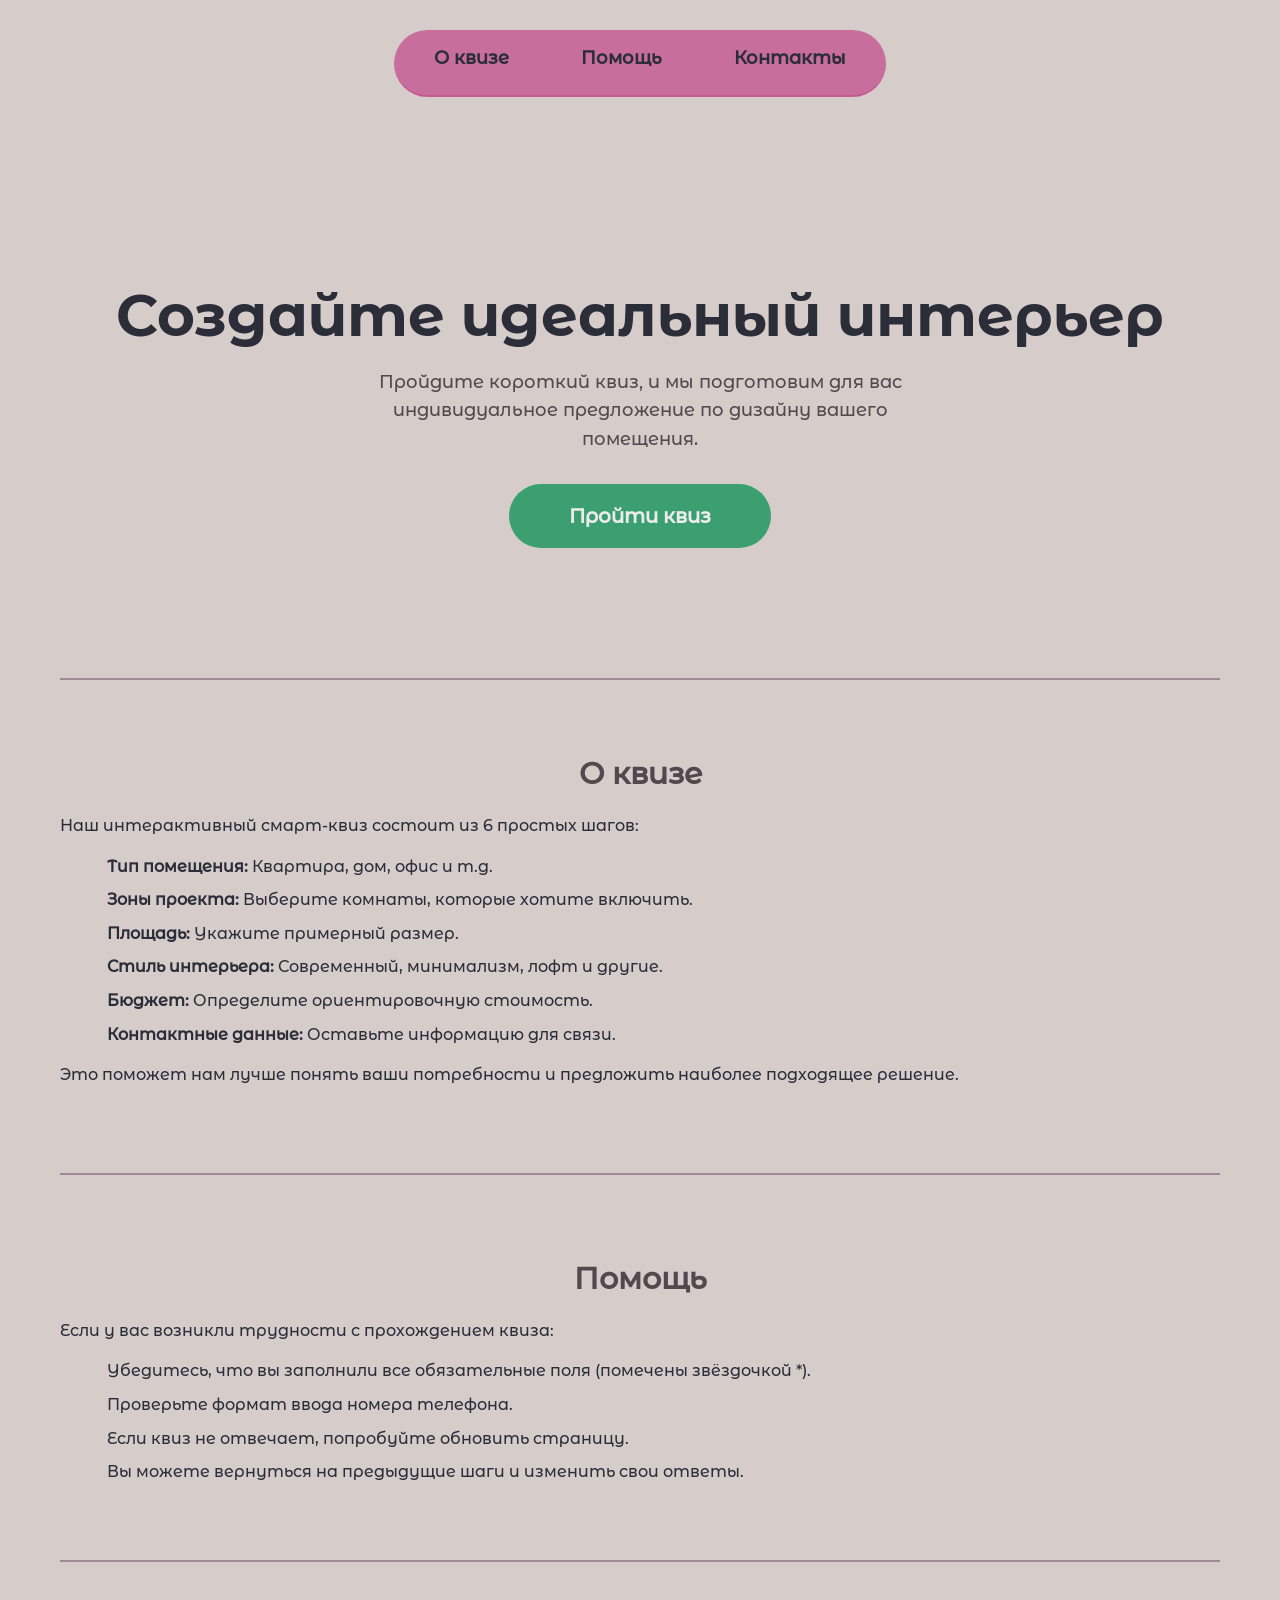
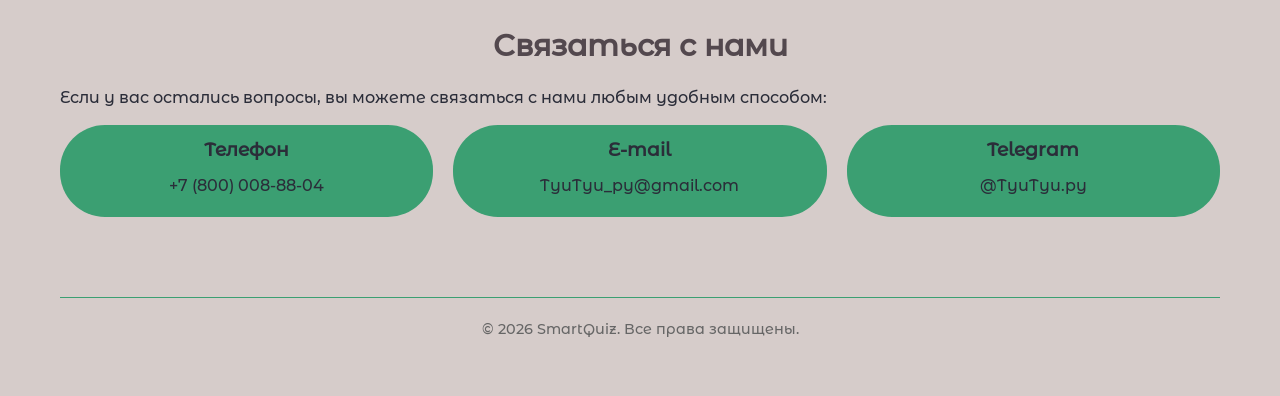
<file: site/index.html>
<!DOCTYPE html>
<html lang="ru">
<head>
    <meta charset="UTF-8">
    <meta name="viewport" content="width=device-width, initial-scale=1.0">
    <title>Дизайн-проект помещения | Смарт-квиз</title>
    <link rel="stylesheet" href="style_base.css"> 
<body>
    <div class="container">
        <header>
            <nav>
                <div class="nav-scroll-container">
                    <ul class="nav-list">
                        <li><a href="#about">О квизе</a></li>
                        <li><a href="#help">Помощь</a></li>
                        <li><a href="#contact">Контакты</a></li>
                    </ul>
                </div>
            </nav>
            <div class="header-content">
                <h1>Создайте идеальный интерьер</h1>
                <p class="subtitle">Пройдите короткий квиз, и мы подготовим для вас индивидуальное предложение по дизайну вашего помещения.</p>
                <div class="quiz-link-wrapper">
                    <a href="qwiz.html" class="start-quiz-button">Пройти квиз</a>
                </div>
            </div>
        </header>
        <section id="about" class="content-section">
            <h2>О квизе</h2>
            <p>Наш интерактивный смарт-квиз состоит из 6 простых шагов:</p>
            <ul>
                <li><strong>Тип помещения:</strong> Квартира, дом, офис и т.д.</li>
                <li><strong>Зоны проекта:</strong> Выберите комнаты, которые хотите включить.</li>
                <li><strong>Площадь:</strong> Укажите примерный размер.</li>
                <li><strong>Стиль интерьера:</strong> Современный, минимализм, лофт и другие.</li>
                <li><strong>Бюджет:</strong> Определите ориентировочную стоимость.</li>
                <li><strong>Контактные данные:</strong> Оставьте информацию для связи.</li>
            </ul>
            <p>Это поможет нам лучше понять ваши потребности и предложить наиболее подходящее решение.</p>
        </section>
        <section id="help" class="content-section_2">
            <h2>Помощь</h2>
            <p>Если у вас возникли трудности с прохождением квиза:</p>
            <ul>
                <li>Убедитесь, что вы заполнили все обязательные поля (помечены звёздочкой *).</li>
                <li>Проверьте формат ввода номера телефона.</li>
                <li>Если квиз не отвечает, попробуйте обновить страницу.</li>
                <li>Вы можете вернуться на предыдущие шаги и изменить свои ответы.</li>
            </ul>
        </section>
        <section id="contact" class="content-section_3">
            <h2>Связаться с нами</h2>
            <p>Если у вас остались вопросы, вы можете связаться с нами любым удобным способом:</p>
            <div class="contact-info">
                <div class="contact-item">
                    <h3>Телефон</h3>
                    <a href="tel:+7800 008 88 04" class="contact-link">+7 (800) 008-88-04</a>
                </div>
                <div class="contact-item">
                    <h3>E-mail</h3>
                    <a href="mailto:TyuTyu_py@gmail.com" class="contact-link">TyuTyu_py@gmail.com</a>
                </div>
                <div class="contact-item">
                    <h3>Telegram</h3>
                    <a href="https://t.me/TyuTyu" class="contact-link">@TyuTyu.py</a>
                </div>
            </div>
        </section>
        <footer>
            <p>&copy; 2026 SmartQuiz. Все права защищены.</p>
        </footer>
    </div>
</body>
</html>
</file>
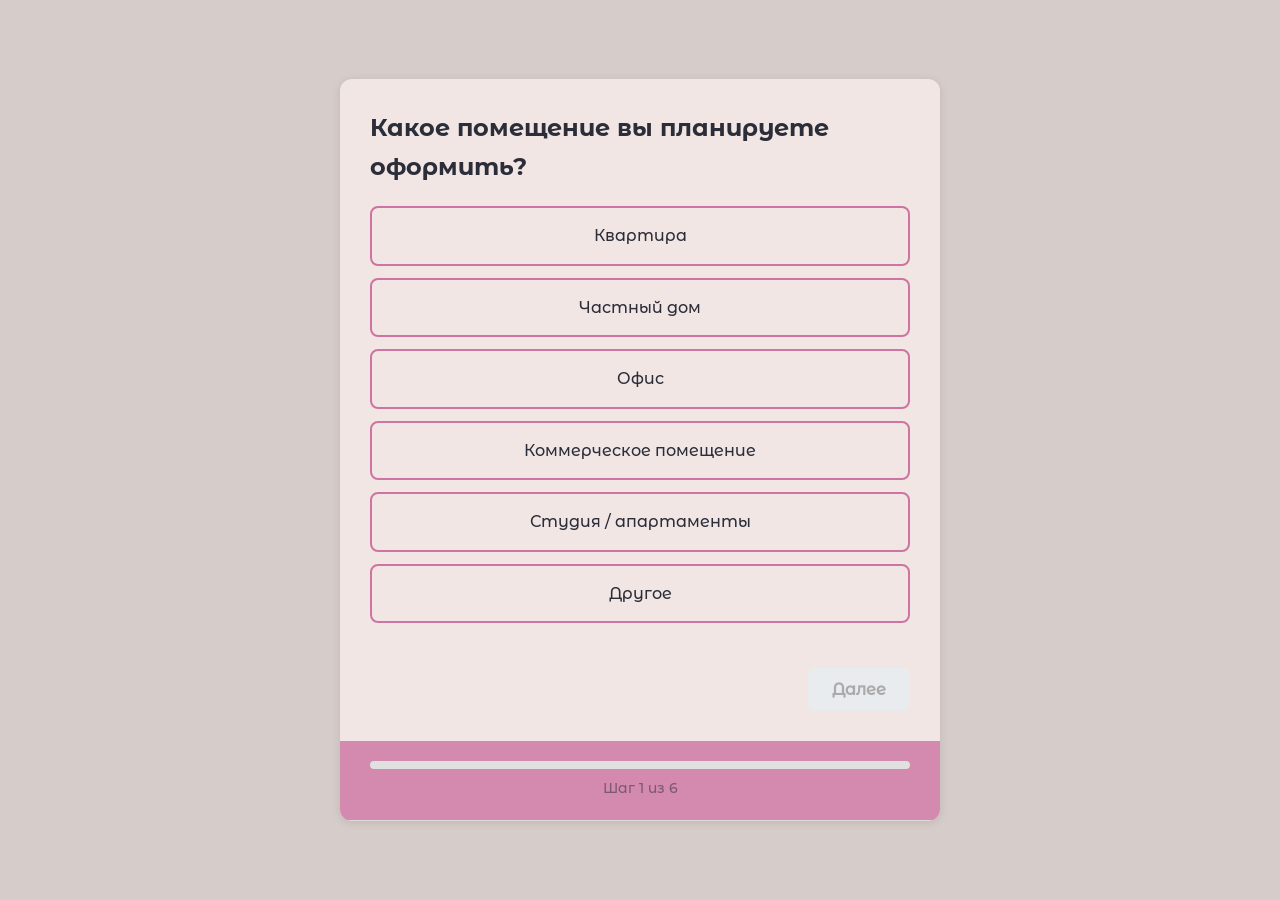
<file: site/qwiz.html>
<!DOCTYPE html>
<html lang="ru">
<head>
    <meta charset="UTF-8">
    <meta name="viewport" content="width=device-width, initial-scale=1.0">
    <title>Смарт-квиз | Дизайн-проект помещения</title>
    <link rel="stylesheet" href="style.css"> 
</head>
<body>

    <div class="quiz-container">
        <div id="thankYouScreen" class="thank-you-screen">
        <h2>Спасибо!</h2>
        <p>Ваша заявка отправлена. Мы свяжемся с вами в ближайшее время.</p>
        <button type="button" class="btn-back-to-home" id="backToHome">Вернуться на главную</button>
    </div>

        <div id="step1" class="step active">
            <h2>Какое помещение вы планируете оформить?</h2>
            <div class="options-grid">
                <div class="option-card single-choice" data-value="Квартира">Квартира</div>
                <div class="option-card single-choice" data-value="Частный дом">Частный дом</div>
                <div class="option-card single-choice" data-value="Офис">Офис</div>
                <div class="option-card single-choice" data-value="Коммерческое помещение">Коммерческое помещение</div>
                <div class="option-card single-choice" data-value="Студия / апартаменты">Студия / апартаменты</div>
                <div class="option-card single-choice" data-value="Другое">Другое</div>
            </div>
            <div class="error-message" id="error-step1">Пожалуйста, выберите тип помещения.</div>
            <div class="nav-buttons_0">
                <button type="button" class="btn-next" id="nextToStep2" disabled>Далее</button>
            </div>
        </div>

        <div id="step2" class="step">
            <h2>Какие зоны нужно включить в дизайн-проект?</h2>
            <div class="options-grid">
                <div class="option-card multiple" data-value="Кухня">Кухня</div>
                <div class="option-card multiple" data-value="Гостиная">Гостиная</div>
                <div class="option-card multiple" data-value="Спальня">Спальня</div>
                <div class="option-card multiple" data-value="Детская">Детская</div>
                <div class="option-card multiple" data-value="Санузел">Санузел</div>
                <div class="option-card multiple" data-value="Прихожая">Прихожая</div>
                <div class="option-card multiple" data-value="Кабинет">Кабинет</div>
                <div class="option-card multiple" data-value="Гардеробная">Гардеробная</div>
                <div class="option-card multiple" data-value="Балкон / лоджия">Балкон / лоджия</div>
                <div class="option-card multiple" data-value="Полностью всё помещение">Полностью всё помещение</div>
            </div>
            <div class="error-message" id="error-step2">Пожалуйста, выберите хотя бы одну зону.</div>
            <div class="nav-buttons">
                <button type="button" class="btn-back" id="backToStep1">Назад</button>
                <button type="button" class="btn-next" id="nextToStep3" disabled>Далее</button>
            </div>
        </div>

        <div id="step3" class="step">
            <h2>Укажите примерную площадь помещения</h2>
            <div class="slider-container">
                <div class="slider-label">
                    <span>20 м²</span>
                    <span class="current-value" id="areaValue">60 м²</span> 
                    <span>300 м²</span>
                </div>
                <input type="range" id="areaSlider" min="20" max="300" step="5" value="60">
            </div>
            <div class="nav-buttons">
                <button type="button" class="btn-back" id="backToStep2">Назад</button>
                <button type="button" class="btn-next" id="nextToStep4">Далее</button>
            </div>
        </div>

        <div id="step4" class="step">
            <h2>Какой стиль интерьера?</h2>
            <div class="options-grid">
                <div class="option-card single-choice" data-value="Современный">Современный</div>
                <div class="option-card single-choice" data-value="Минимализм">Минимализм</div>
                <div class="option-card single-choice" data-value="Скандинавский">Скандинавский</div>
                <div class="option-card single-choice" data-value="Лофт">Лофт</div>
                <div class="option-card single-choice" data-value="Неоклассика">Неоклассика</div>
                <div class="option-card single-choice" data-value="Классика">Классика</div>
                <div class="option-card single-choice" data-value="Пока не определился">Пока не определился</div>
            </div>
            <div class="error-message" id="error-step4">Пожалуйста, выберите стиль.</div>
            <div class="nav-buttons">
                <button type="button" class="btn-back" id="backToStep3">Назад</button>
                <button type="button" class="btn-next" id="nextToStep5" disabled>Далее</button>
            </div>
        </div>

        <div id="step5" class="step">
            <h2>Какой бюджет на реализацию интерьера вы рассматриваете?</h2>
            <div class="options-grid">
                <div class="option-card single-choice" data-value="До 500 000 ₽">До 500 000 ₽</div>
                <div class="option-card single-choice" data-value="500 000 – 1 000 000 ₽">500 000 – 1 000 000 ₽</div>
                <div class="option-card single-choice" data-value="1 000 000 – 2 000 000 ₽">1 000 000 – 2 000 000 ₽</div>
                <div class="option-card single-choice" data-value="От 2 000 000 ₽">От 2 000 000 ₽</div>
                <div class="option-card single-choice" data-value="Пока не знаю">Пока не знаю</div>
            </div>
            <div class="error-message" id="error-step5">Пожалуйста, укажите бюджет.</div>
            <div class="nav-buttons">
                <button type="button" class="btn-back" id="backToStep4">Назад</button>
                <button type="button" class="btn-next" id="nextToStep6" disabled>Далее</button>
            </div>
        </div>

        <div id="step6" class="step">
            <h2>Оставьте контакты, и мы свяжемся с вами по вашему проекту</h2>
            <div class="form-group">
                <label for="name">Имя</label>
                <input type="text" id="name" placeholder="Ваше имя">
            </div>
            <div class="form-group">
                <label for="phone">Телефон *</label>
                <input type="tel" id="phone" placeholder="+7 (___) ___-__-__" required>
                <div class="error-message" id="error-phone">Пожалуйста, введите корректный номер телефона.</div>
            </div>
            <div class="form-group">
                <label for="email">E-mail</label>
                <input type="email" id="email" placeholder="your@email.com">
            </div>
            <div class="form-group">
                <label for="comment">Комментарий</label>
                <textarea id="comment" placeholder="Дополнительная информация"></textarea>
            </div>
            <div class="checkbox-group">
                <input type="checkbox" id="consent" required>
                <label for="consent">Я соглашаюсь на обработку персональных данных *</label>
                <div class="error-message" id="error-consent">Необходимо согласие на обработку данных.</div>
            </div>

            <div class="nav-buttons">
                <button type="button" class="btn-back" id="backToStep5">Назад</button>
                <button type="button" class="btn-submit" id="submitBtn">Получить консультацию</button> 
            </div>
        </div>
        <div class="progress-container">
            <div class="progress-bar">
                <div class="progress-bar-fill" id="progressBarFill"></div>
            </div>
            <div class="progress-text" id="progressText">Шаг 1 из 6</div>
        </div>
    </div>

    <script src="script.js"></script> 
</body>
</html>
</file>
<file: site/style_base.css>
@font-face {
  font-family: 'MyCustomFont'; 
  src: url('font/MontserratAlternates-Bold.ttf') format('truetype');
  font-weight: normal;
  font-style: normal; 
  font-display: swap;
}

@font-face {
  font-family: 'MyCustomFont_2'; 
  src: url('font/MontserratAlternates-Medium.ttf') format('truetype');
  font-weight: normal;
  font-style: normal; 
  font-display: swap;
}

:root {
    --primary-color: #3b9f72;
    --secondary-color: #3b9f72;
    --text-color: #2b2d39;
    --border-color: #3b9f72;
    --shadow: 0 2px 10px #0000005a;
    --transition: all 0.3s ease;
}

* {
    box-sizing: border-box;
    margin: 0;
    padding: 0;
}

body {
    font-family: 'MyCustomFont_2', sans-serif;
    background-color: #d6ccca; 
    color: var(--text-color);
    line-height: 1.6;
    padding: 0;
    margin: 0;
}

.container {
    max-width: 1200px;
    margin: 0 auto;
    padding: 20px;
}

header {
    text-align: center;
    padding: 10px 0;
    margin-bottom: 30px;
    position: relative;
    display: flex;
    flex-direction: column;
    justify-content: center; 
    align-items: center; 
}
.subtitle {
    font-size: 18px;
    color: #53484e;
    max-width: 600px;
    margin: 0 auto 30px;
    text-align: center;
}
.header-content {
    padding: 60px 0;
}

.nav-scroll-container {
    overflow-x: auto;
    overflow-y: hidden; 
    white-space: nowrap;
    overflow: touch;
    padding-bottom: 8px; 
}

.nav-list {
    display: flex;
    justify-content: flex-start;
    gap: 32px;
    padding: 14px 20px;
    background-color: #c45691c9;
    border-radius: 45px;
    border-bottom: 2px solid #c45691c9;
    list-style: none;
    min-width: fit-content;
}

.nav-list li {
    display: inline-block;
}

.nav-list a {
    position: relative;
    text-decoration: none;
    font-size: 18px;
    font-weight: 600;
    color: #2b2d39;
    padding: 8px 20px;
    border-radius: 6px;
    transition: all 0.3s ease;
}

.nav-list a::after {
    content: '';
    position: absolute;
    bottom: -4px;
    left: 0%;
    width: 0;
    height: 2px;
    background-color: var(--primary-color);
    transition: width 0.3s ease;
}

.nav-list a:hover {
    color: #d6ccca;
    transition: all 0.3s ease;
}

@media (max-width: 768px) {
    .nav-list {
        gap: 16px;
        padding: 12px 10px;
    }
    .nav-list a {
        font-size: 16px;
        padding: 6px 12px;
    }
}

@media (max-width: 480px) {
    .nav-list {
        gap: 8px;
        padding: 10px 5px;
    }
    .nav-list a {
        font-size: 14px;
        padding: 4px 8px;
    }
}

h1 {
    font-family: 'MyCustomFont', sans-serif;
    margin-top: 90px;
    font-size: clamp(2rem, 5vw, 58px);
    margin-bottom: 5px;
    color: var(--text-color);
}

.subtitle {
    font-size: clamp(1rem, 2vw, 18px);
    color: #53484e;
    max-width: 600px;
    margin: 0 auto 30px;
}
#about ul, #help ul {
    list-style: none; 
    padding-left: 0;  
    margin-left: 1.25cm;
}
.content-section {
    border-top: 2px solid #9e8b95;
    border-bottom: 2px solid #9e8b95;
    padding: 70px 0;
    margin-bottom: 20px;
}
.content-section_2 {
    border-bottom: 2px solid #9e8b95;
    padding: 60px 0; 
    margin-bottom: 20px; 
}
.content-section_3 {
    padding: 40px 0;
    margin-bottom: 40px; 
}

.content-section h2, .content-section_2 h2, .content-section_3 h2 {
    font-family: 'MyCustomFont_2', sans-serif;
    text-align: center;
    font-size: 30px;
    margin-bottom: 15px;
    color: #53484e;
    border: none;
    background: transparent;
    box-shadow: none;
    border-radius: 0;
}

p {
    margin-bottom: 15px;
}

ul {
    padding-left: 20px;
    margin-bottom: 15px;
}

li {
    margin-bottom: 8px;
}

.contact-info {
    display: flex;
    flex-wrap: wrap;
    gap: 20px;
    justify-content: center;
}

.contact-item {
    background: transparent;
    padding: 0; 
    border: none;
    border-radius: 0;
    flex: 1 1 200px;
    text-align: center;
    padding: 10px;
    border-radius: 45px;
    background-color: var(--secondary-color);
}
.contact-item:hover {
    background-color: #c45691c9;
    color: #ececec;
}

.contact-link {
    color: inherit;
    text-decoration: none; 
    display: block; 
    padding: 8px;
    border-radius: inherit;
    transition: var(--transition);
}

.contact-link:hover {
    background-color: #c45691c9;
}


.quiz-link-wrapper {
    margin-top: 30px; 
    margin-bottom: 30px; 
    text-align: center; 
}
.start-quiz-button {
    padding: 16px 60px; 
    background-color: var(--primary-color); 
    color: #ececec;
    text-decoration: none;
    font-size: 20px;
    font-weight: bold;
    border-radius: 45px;
    transition: var(--transition);
    display: inline-block;
}

.start-quiz-button:hover {
    background-color: #c45691c9;
}

footer {
    text-align: center;
    padding: 20px 0;
    color: #666;
    font-size: 0.9em;
    border-top: 1px solid var(--border-color); 
}

/* Адаптив */
@media (max-width: 768px) {
    .nav-list {
        align-items: center;
    }
    h1 {
        font-size: 2em;
    }
    .subtitle {
        font-size: 1em;
    }
    .quiz-link-wrapper {
        text-align: center;
    }
}

@media (max-width: 480px) {
    .container {
        padding: 10px;
    }
    h1 {
        font-size: 1.7em;
    }
}
</file>
<file: site/style.css>
@font-face {
  font-family: 'MyCustomFont';
  src: url('font/MontserratAlternates-Bold.ttf') format('truetype'); 
  font-weight: normal;
  font-style: normal; 
  font-display: swap;
}

@font-face {
  font-family: 'MyCustomFont_2'; 
  src: url('font/MontserratAlternates-Medium.ttf') format('truetype'); 
  font-weight: normal;
  font-style: normal; 
  font-display: swap;
}
:root {
    --primary-color: #3b9f72;
    --secondary-color: #f8f9fa;
    --text-color: #2b2d39;
    --border-color: #ddd;
    --error-color: #9a000f;
    --success-color: #3b9f72;
    --disabled-color: #e9ecef;
    --shadow: 0 2px 10px #0000001a;
    --transition: all 0.3s ease;
}

* {
    box-sizing: border-box;
    margin: 0;
    padding: 0;
}

body {
    font-family: 'MyCustomFont_2', sans-serif;
    background-color: #d6ccca;
    color: var(--text-color);
    line-height: 1.6;
    display: flex;
    justify-content: center;
    align-items: center;
    min-height: 100vh;
    padding: 20px;
}

.quiz-container {
    width: 100%;
    max-width: 600px;
    background: #f1e6e4;
    border-radius: 12px;
    box-shadow: var(--shadow);
    overflow: hidden;
    position: relative;
}

.step {
    padding: 30px;
    display: none;
    animation: fadeIn 0.4s ease forwards;
}

.step.active {
    display: block;
}

@keyframes fadeIn {
    from { opacity: 0; transform: translateY(10px); }
    to { opacity: 1; transform: translateY(0); }
}

.progress-container {
    padding: 20px 30px;
    background-color: #c45691a3;
    border-bottom: 1px solid var(--border-color);
}

.progress-bar {
    height: 8px;
    background-color: #e0e0e0;
    border-radius: 4px;
    overflow: hidden;
}

.progress-bar-fill {
    height: 100%;
    background-color: var(--primary-color);
    width: 0%;
    transition: var(--transition);
}

.progress-text {
    text-align: center;
    margin-top: 8px;
    font-size: 14px;
    color: #2b2d3985;
}

h2 {
    font-family: 'MyCustomFont', sans-serif;
    font-size: 1.5em;
    margin-bottom: 20px;
    color: var(--text-color);
}

.options-grid {
    display: grid;
    gap: 12px;
    margin-bottom: 25px;
}

.option-card {
    padding: 15px;
    border: 2px solid #c45691c9;
    border-radius: 8px;
    cursor: pointer;
    transition: var(--transition);
    text-align: center;
}

.option-card:hover {
    border-color: var(--primary-color);
    background-color: #c45691c9;
    color: #2b2d39;
}

.option-card.selected {
    border-color: var(--primary-color);
    background-color: #c45691c9;
    color: #ebe3e2;
    font-weight: bold;
}

.option-card.multiple.selected {
    background-color: #c45691c9;
    color: #ebe3e2;
}

input[type="checkbox"] {
    margin-right: 10px;
}

.slider-container {
    margin: 25px 0;
}

.slider-label {
    display: flex;
    justify-content: space-between;
    margin-bottom: 10px;
}

input[type="range"] {
    width: 100%;
    height: 8px;
    appearance: none;
    background: #e0e0e0;
    border-radius: 4px;
    outline: none;
}

input[type="range"]::-webkit-slider-thumb {
    appearance: none;
    width: 20px;
    height: 20px;
    background: var(--primary-color);
    border-radius: 50%;
    cursor: pointer;
}

.current-value {
    font-weight: bold;
    color: var(--primary-color);
    font-size: 1.1em;
}

.form-group {
    margin-bottom: 15px;
}

label {
    display: block;
    margin-bottom: 5px;
    font-weight: bold;
}

input[type="text"],
input[type="tel"],
input[type="email"],
textarea {
    width: 100%;
    padding: 12px;
    border: 1px solid var(--border-color);
    border-radius: 8px;
    font-size: 1em;
    transition: var(--transition);
}

input:focus, textarea:focus {
    outline: none;
    border-color: var(--primary-color);
    box-shadow: 0 0 0 3px #4a6cf733;
}

textarea {
    resize: vertical;
    min-height: 100px;
}

.checkbox-group {
    display: flex;
    align-items: flex-start;
    margin: 20px 0;
}

.checkbox-group input[type="checkbox"] {
    margin-top: 3px;
}

.checkbox-group label {
    margin-left: 10px;
    font-weight: normal;
}

.error-message {
    color: var(--error-color);
    font-size: 0.85em;
    margin-top: 5px;
    display: none;
}

.thank-you-screen {
    text-align: center;
    padding: 50px 30px;
    display: none;
}

.thank-you-screen h2 {
    color: var(--success-color);
    margin-bottom: 15px;
}

.thank-you-screen p {
    color: #666;
}

.nav-buttons {
    display: flex;
    justify-content: space-between;
    padding-top: 20px;
}
.nav-buttons_0{
    display: flex;
    justify-content: flex-end;
    padding-top: 20px;
}

button {
    padding: 12px 24px;
    border: none;
    border-radius: 8px;
    font-size: 1em;
    font-weight: bold;
    cursor: pointer;
    transition: var(--transition);
}

.btn-back {
    background-color: #e9ecef;
    color: #6c757d;
}

.btn-back:hover {
    background-color: #dde0e3;
}

.btn-next, .btn-submit {
    font-family: 'MyCustomFont_2', sans-serif;
    background-color: var(--primary-color);
    color: white;
}

.btn-next:hover, .btn-submit:hover {
    background-color: #3b9f72;
}

.btn-next:disabled, .btn-submit:disabled {
    background-color: var(--disabled-color);
    color: #aaa;
    cursor: not-allowed;
}
.checkbox-group input[type="checkbox"] {
    margin-right: 10px;
    width: 20px;
    height: 20px;
    cursor: pointer;
}

.checkbox-group input[type="checkbox"] + label {
    cursor: pointer;
}

/* Адаптив */
@media (max-width: 768px) {
    .quiz-container {
        max-width: 100%;
        min-height: auto;
    }
    .step {
        padding: 20px;
    }
    .options-grid {
        gap: 10px;
    }
    .option-card {
        padding: 12px;
        font-size: 0.95em;
    }
}

@media (max-width: 480px) {
    body {
        padding: 10px;
    }
    .quiz-container {
        border-radius: 8px;
    }
    .step {
        padding: 15px;
    }
    h2 {
        font-size: 1.3em;
    }
    button {
        padding: 10px 16px;
        font-size: 0.95em;
    }
}
.thank-you-screen .btn-back-to-home {
    margin-top: 30px;
    padding: 14px 40px;
    background-color: #c45691c9;
    color: #ececec;
    border: none;
    border-radius: 25px;
    font-size: 18px;
    font-weight: bold;
    cursor: pointer;
    transition: var(--transition);
}

.thank-you-screen .btn-back-to-home:hover {
    background-color: #3b9f72;
}
</file>
